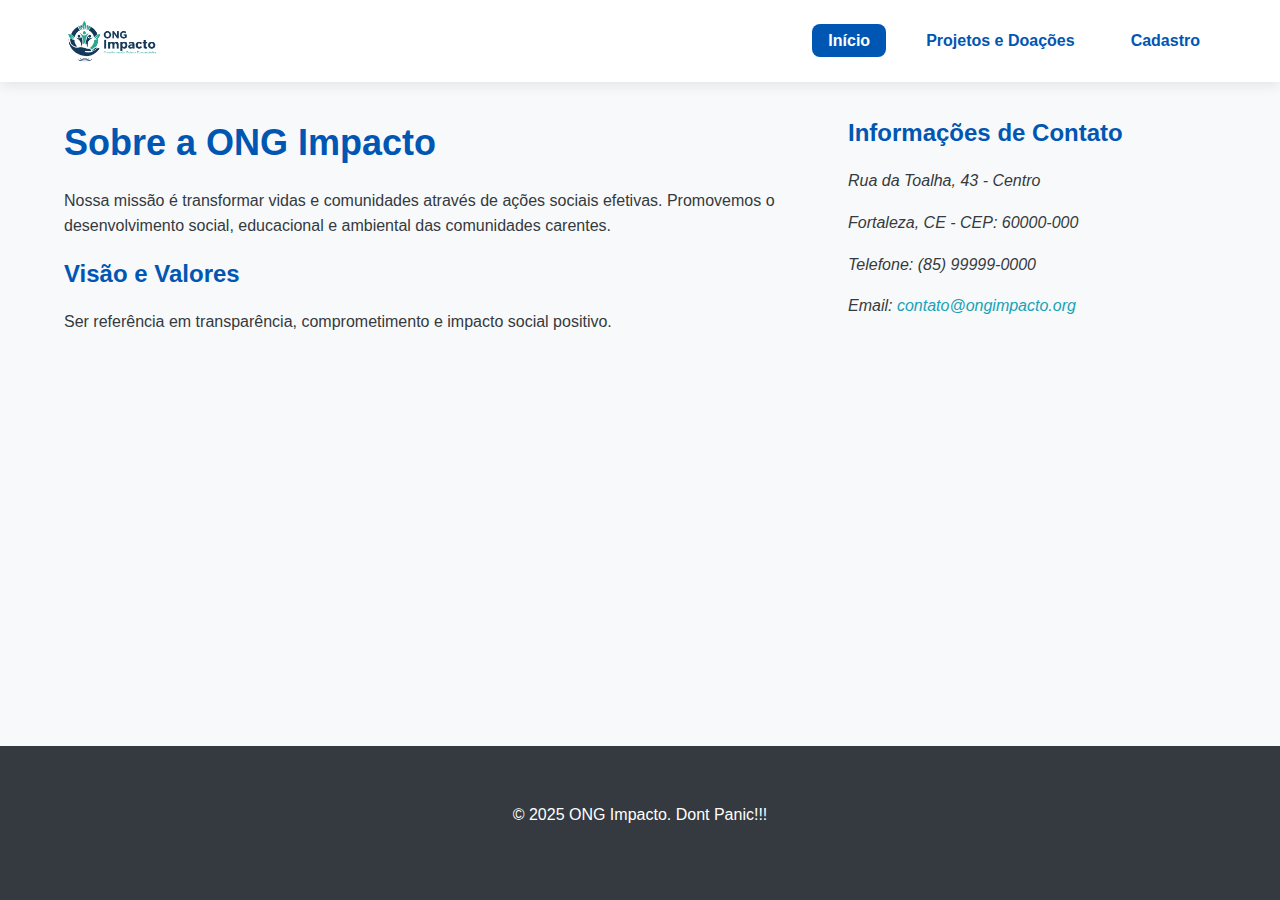
<file: index.html>
<!DOCTYPE html>
<html lang="pt-BR">
<head>
    <meta charset="UTF-8">
    <meta name="viewport" content="width=device-width, initial-scale=1.0">
    <title>ONG Impacto - Página Inicial</title>
    <link rel="stylesheet" href="css/main.css">
</head>
<body>
    
    <header>
        <div class="header-container">
            <figure class="logo">
                <img src="imagens/logo.png" alt="Logo da ONG Impacto">
            </figure>
            
            <nav class="main-nav">
                <input type="checkbox" id="nav-toggle-checkbox" class="nav-toggle-checkbox">
                <label for="nav-toggle-checkbox" class="nav-toggle-label">&#9776;</label> <ul class="nav-menu">
                    <li><a href="index.html" class="active">Início</a></li>
                    <li><a href="projetos.html">Projetos e Doações</a></li>
                    <li><a href="cadastro.html">Cadastro</a></li>
                </ul>
            </nav>
        </div>
    </header>

    <main>
        <div class="container">
            <div class="grid-container">
                <section id="sobre" class="col-span-8"> <h1>Sobre a ONG Impacto</h1>
                    <p>Nossa missão é transformar vidas e comunidades através de ações sociais efetivas. Promovemos o desenvolvimento social, educacional e ambiental das comunidades carentes.</p>
                    
                    <article>
                        <h2>Visão e Valores</h2>
                        <p>Ser referência em transparência, comprometimento e impacto social positivo.</p>
                    </article>
                </section>

                <aside id="contato" class="col-span-4"> <h2>Informações de Contato</h2>
                    <address>
                        <p>Rua da Toalha, 43 - Centro</p>
                        <p>Fortaleza, CE - CEP: 60000-000</p>
                        <p>Telefone: (85) 99999-0000</p>
                        <p>Email: <a href="mailto:contato@ongimpacto.org">contato@ongimpacto.org</a></p>
                    </address>
                </aside>
            </div>
        </div>
    </main>

    <footer>
        <div class="container">
            <p>&copy; 2025 ONG Impacto. Dont Panic!!!</p>
        </div>
    </footer>

</body>
</html>
</file>
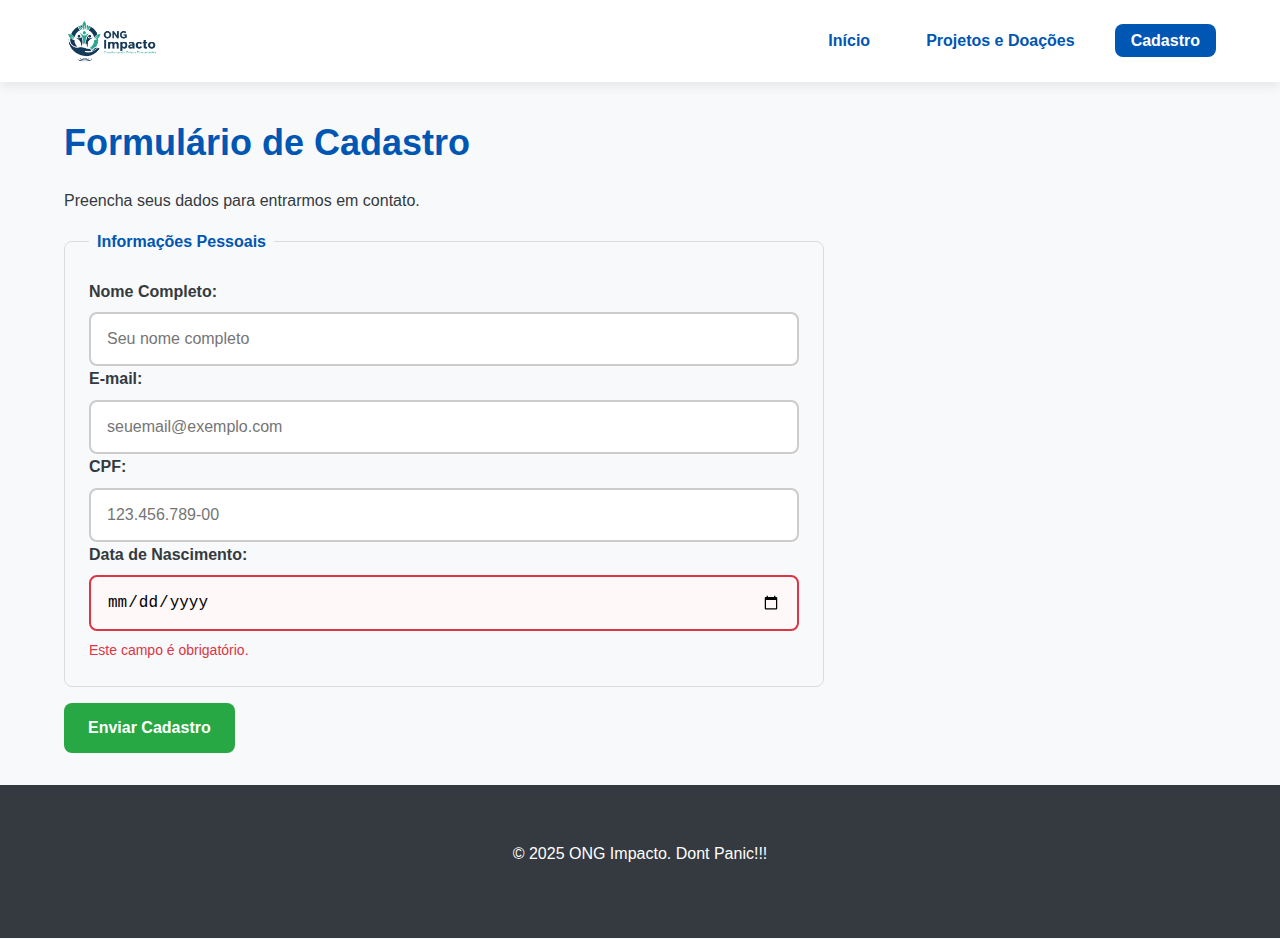
<file: cadastro.html>
<!DOCTYPE html>
<html lang="pt-BR">
<head>
    <meta charset="UTF-8">
    <meta name="viewport" content="width=device-width, initial-scale=1.0">
    <title>Cadastro - ONG Impacto</title>
    <link rel="stylesheet" href="css/main.css">
</head>
<body>
    
    <header>
        <div class="header-container">
            <figure class="logo">
                <img src="imagens/logo.png" alt="Logo da ONG Impacto">
            </figure>
            
            <nav class="main-nav">
                <input type="checkbox" id="nav-toggle-checkbox" class="nav-toggle-checkbox">
                <label for="nav-toggle-checkbox" class="nav-toggle-label">&#9776;</label>
                
                <ul class="nav-menu">
                    <li><a href="index.html">Início</a></li>
                    <li><a href="projetos.html">Projetos e Doações</a></li>
                    <li><a href="cadastro.html" class="active">Cadastro</a></li>
                </ul>
            </nav>
        </div>
    </header>

    <main>
        <div class="container">
            <div class="grid-container">
                <div class="col-span-8"> <h1>Formulário de Cadastro</h1>
                    <p>Preencha seus dados para entrarmos em contato.</p>

                    <form action="#" method="post" novalidate> <fieldset>
                            <legend>Informações Pessoais</legend>

                            <div>
                                <label for="nome">Nome Completo:</label>
                                <input type="text" id="nome" name="nome_completo" required placeholder="Seu nome completo">
                                <span class="error-message">Este campo é obrigatório.</span>
                            </div>
                            
                            <div>
                                <label for="email">E-mail:</label>
                                <input type="email" id="email" name="email" required placeholder="seuemail@exemplo.com">
                                <span class="error-message">Por favor, insira um e-mail válido.</span>
                            </div>

                            <div>
                                <label for="cpf">CPF:</label>
                                <input type="text" id="cpf" name="cpf" pattern="\d{3}\.\d{3}\.\d{3}-\d{2}" required placeholder="123.456.789-00">
                                <span class="error-message">Formato inválido. Use: 123.456.789-00</span>
                            </div>

                            <div>
                                <label for="nascimento">Data de Nascimento:</label>
                                <input type="date" id="nascimento" name="data_nascimento" required>
                                <span class="error-message">Este campo é obrigatório.</span>
                            </div>
                        </fieldset>

                        <div>
                            <button type="submit" class="btn btn-primary">Enviar Cadastro</button>
                        </div>
                    </form>
                </div>
            </div>
        </div>
    </main>

    <footer>
        <div class="container">
            <p>&copy; 2025 ONG Impacto. Dont Panic!!!</p>
        </div>
    </footer>

</body>
</html>
</file>
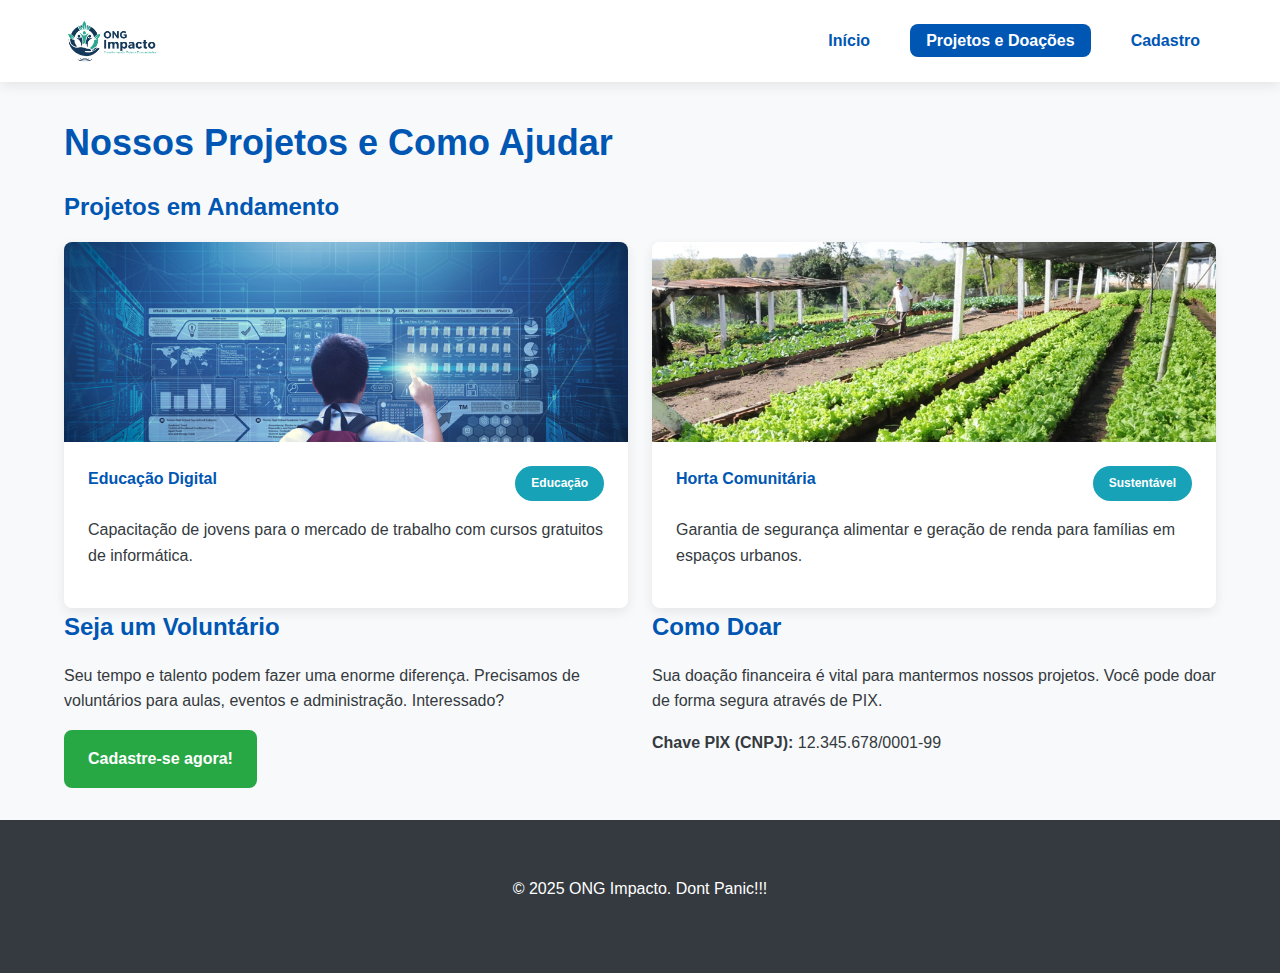
<file: projetos.html>
<!DOCTYPE html>
<html lang="pt-BR">
<head>
    <meta charset="UTF-8">
    <meta name="viewport" content="width=device-width, initial-scale=1.0">
    <title>Projetos e Voluntariado - ONG Impacto</title>
    <link rel="stylesheet" href="css/main.css">
</head>
<body>
    
    <header>
        <div class="header-container">
            <figure class="logo">
                <img src="imagens/logo.png" alt="Logo da ONG Impacto">
            </figure>
            
            <nav class="main-nav">
                <input type="checkbox" id="nav-toggle-checkbox" class="nav-toggle-checkbox">
                <label for="nav-toggle-checkbox" class="nav-toggle-label">&#9776;</label>
                
                <ul class="nav-menu">
                    <li><a href="index.html">Início</a></li>
                    <li><a href="projetos.html" class="active">Projetos e Doações</a></li>
                    <li><a href="cadastro.html">Cadastro</a></li>
                </ul>
            </nav>
        </div>
    </header>

    <main>
        <div class="container">
            <h1>Nossos Projetos e Como Ajudar</h1>
            
            <section id="projetos-sociais">
                <h2>Projetos em Andamento</h2>
                
                <div class="grid-container">
                    
                    <article class="card col-span-6"> <img src="imagens/projeto_educacao.jpg" alt="Jovens em sala de aula" class="card-image">
                        <div class="card-content">
                            <div class="card-header">
                                <h3>Educação Digital</h3>
                                <span class="badge">Educação</span> </div>
                
                            <p>Capacitação de jovens para o mercado de trabalho com cursos gratuitos de informática.</p>
                        </div>
                    </article>
                    
                    <article class="card col-span-6"> <img src="imagens/projeto_horta.jpg" alt="Horta comunitária" class="card-image"> <div class="card-content">
                            <div class="card-header">
                                <h3>Horta Comunitária</h3>
                                <span class="badge">Sustentável</span> </div>
                            <p>Garantia de segurança alimentar e geração de renda para famílias em espaços urbanos.</p>
                        </div>
                    </article>

                </div>
            </section>

            <section id="como-ajudar" class="grid-container">
                <div class="col-span-6">
                    <h2>Seja um Voluntário</h2>
                    <p>Seu tempo e talento podem fazer uma enorme diferença. Precisamos de voluntários para aulas, eventos e administração. Interessado?</p>
                    <a href="cadastro.html" class="btn btn-primary">Cadastre-se agora!</a> </div>
                <div class="col-span-6">
                    <h2>Como Doar</h2>
                    <p>Sua doação financeira é vital para mantermos nossos projetos. Você pode doar de forma segura através de PIX.</p>
                    <p><strong>Chave PIX (CNPJ):</strong> 12.345.678/0001-99</p>
                </div>
            </section>
        </div>
    </main>

    <footer>
        <div class="container">
            <p>&copy; 2025 ONG Impacto. Dont Panic!!!</p>
        </div>
    </footer>

</body>
</html>
</file>
<file: css/main.css>
/*Importa todos os módulos CSS */
@import 'variables.css';
@import 'layout.css';
@import 'components.css';
@import 'responsive.css';

/*estilos básico e estilos globais do body */
* {
    margin: 0;
    padding: 0;
    box-sizing: border-box;
}

body {
    font-family: var(--font-family-base);
    font-size: var(--font-size-md);
    color: var(--color-neutral-dark);
    background-color: var(--color-neutral-light);
    line-height: 1.6;
}

h1, h2, h3 {
    color: var(--color-primary);
    margin-bottom: var(--spacing-2);
}

h1 { font-size: var(--font-size-xl); }
h2 { font-size: var(--font-size-lg); }
h3 { font-size: var(--font-size-md); font-weight: bold; }

p {
    margin-bottom: var(--spacing-2);
}

a {
    color: var(--color-accent);
    text-decoration: none;
}
a:hover {
    text-decoration: underline;
}

img {
    max-width: 100%;
    height: auto;
    display: block;
}
</file>
